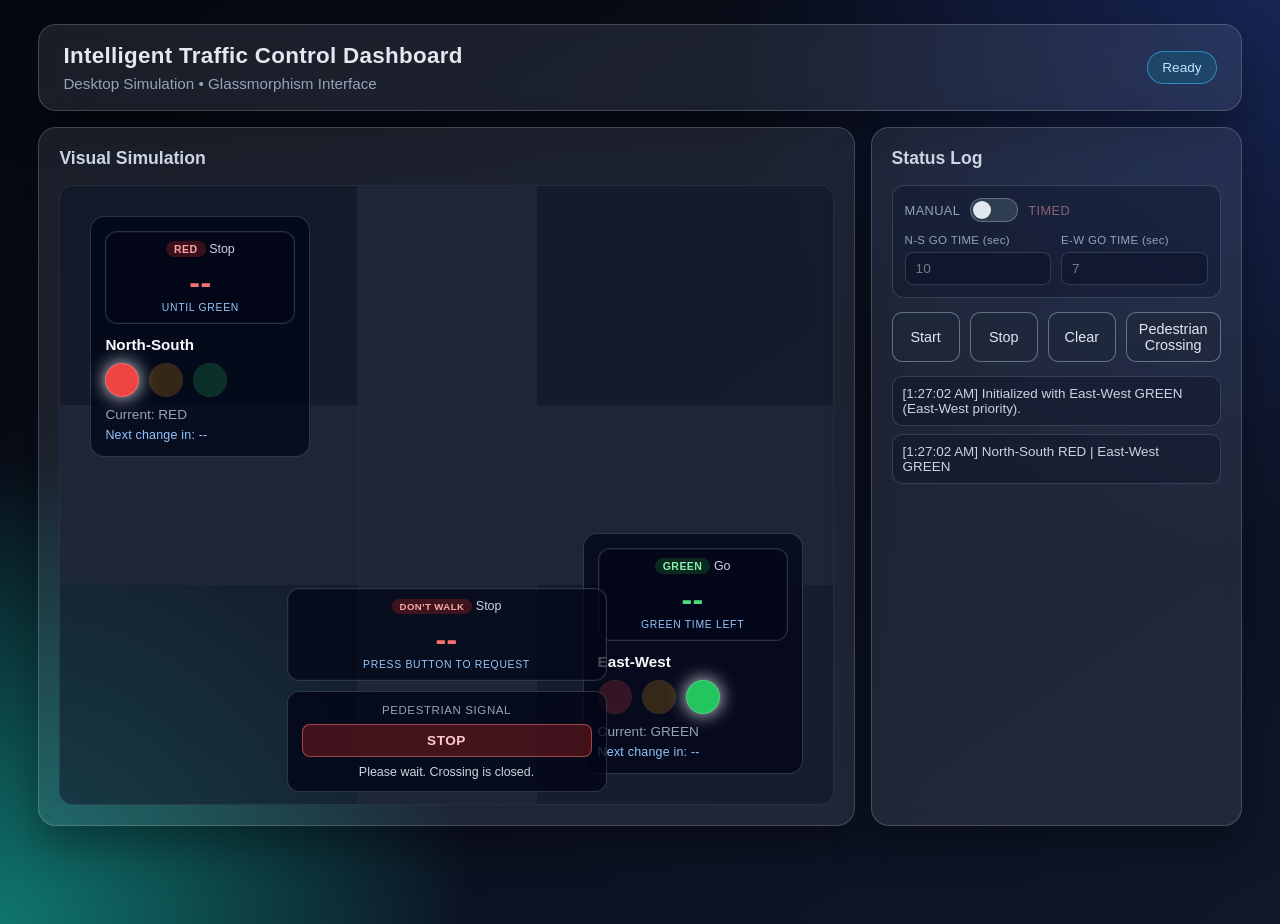
<file: intelligent-traffic-control/index.html>
<!DOCTYPE html>
<html lang="en">
<head>
  <meta charset="UTF-8" />
  <meta name="viewport" content="width=device-width, initial-scale=1.0" />
  <title>Intelligent Traffic Control Dashboard</title>
  <link rel="stylesheet" href="style.css" />
</head>
<body>
  <div class="app-shell">
    <header class="top-bar glass-panel">
      <div>
        <h1>Intelligent Traffic Control Dashboard</h1>
        <p>Desktop Simulation • Glassmorphism Interface</p>
      </div>
      <div class="system-pill" id="systemStatePill">Initializing...</div>
    </header>

    <main class="dashboard-grid">
      <section class="simulation glass-panel" aria-label="Visual Simulation">
        <h2>Visual Simulation</h2>

        <div class="intersection">
          <div class="road road-vertical"></div>
          <div class="road road-horizontal"></div>

          <div class="junction-card north-south-card">
            <article class="timer-card" id="nsTimerCard" data-state="red">
              <p class="timer-head"><span class="timer-badge" id="nsTimerBadge">RED</span> <span id="nsTimerAction">Stop</span></p>
              <p class="timer-value" id="nsTimerValue">--</p>
              <p class="timer-sub" id="nsTimerSub">UNTIL GREEN</p>
            </article>
            <h3>North-South</h3>
            <div class="light-stack" id="northSouthLights">
              <div class="light red" id="nsRed"></div>
              <div class="light yellow" id="nsYellow"></div>
              <div class="light green" id="nsGreen"></div>
            </div>
            <p class="phase-text" id="nsPhaseText">Current: RED</p>
            <p class="countdown-text" id="nsCountdownText">Next change in: --</p>
          </div>

          <div class="junction-card east-west-card">
            <article class="timer-card" id="ewTimerCard" data-state="green">
              <p class="timer-head"><span class="timer-badge" id="ewTimerBadge">GREEN</span> <span id="ewTimerAction">Go</span></p>
              <p class="timer-value" id="ewTimerValue">--</p>
              <p class="timer-sub" id="ewTimerSub">GREEN TIME LEFT</p>
            </article>
            <h3>East-West</h3>
            <div class="light-stack" id="eastWestLights">
              <div class="light red" id="ewRed"></div>
              <div class="light yellow" id="ewYellow"></div>
              <div class="light green" id="ewGreen"></div>
            </div>
            <p class="phase-text" id="ewPhaseText">Current: RED</p>
            <p class="countdown-text" id="ewCountdownText">Next change in: --</p>
          </div>

          <div class="pedestrian-stack">
            <article class="timer-card pedestrian-timer-card" id="pedTimerCard" data-state="red">
              <p class="timer-head"><span class="timer-badge" id="pedTimerBadge">DON'T WALK</span> <span id="pedTimerAction">Stop</span></p>
              <p class="timer-value" id="pedTimerValue">--</p>
              <p class="timer-sub" id="pedTimerSub">PRESS BUTTON TO REQUEST</p>
            </article>

            <div class="pedestrian-widget" aria-live="polite" aria-label="Pedestrian Signal">
              <p class="pedestrian-title">Pedestrian Signal</p>
              <div class="pedestrian-indicator stop" id="pedIndicator">STOP</div>
              <p class="pedestrian-hint" id="pedHintText">Please wait. Crossing is closed.</p>
            </div>
          </div>
        </div>
      </section>

      <aside class="status-log glass-panel" aria-label="Status Log">
        <h2>Status Log</h2>
        <section class="control-panel" aria-label="Simulation Controls">
          <div class="mode-row">
            <span class="mode-label">Manual</span>
            <label class="mode-switch" for="modeToggle">
              <input type="checkbox" id="modeToggle" aria-label="Timed mode" />
              <span class="slider" aria-hidden="true"></span>
            </label>
            <span class="mode-label timed" id="modeText">Timed</span>
          </div>

          <div class="timed-input-grid" id="timedInputs">
            <label>
              N-S GO TIME (sec)
              <input type="number" id="nsDurationInput" min="3" max="120" step="1" value="10" />
            </label>
            <label>
              E-W GO TIME (sec)
              <input type="number" id="ewDurationInput" min="3" max="120" step="1" value="7" />
            </label>
          </div>
        </section>

        <div class="controls">
          <button id="startBtn">Start</button>
          <button id="stopBtn">Stop</button>
          <button id="clearLogBtn" class="secondary-btn">Clear</button>
        </div>
        <ul id="logList"></ul>
      </aside>
    </main>
  </div>

  <script src="script.js" defer></script>
</body>
</html>
</file>
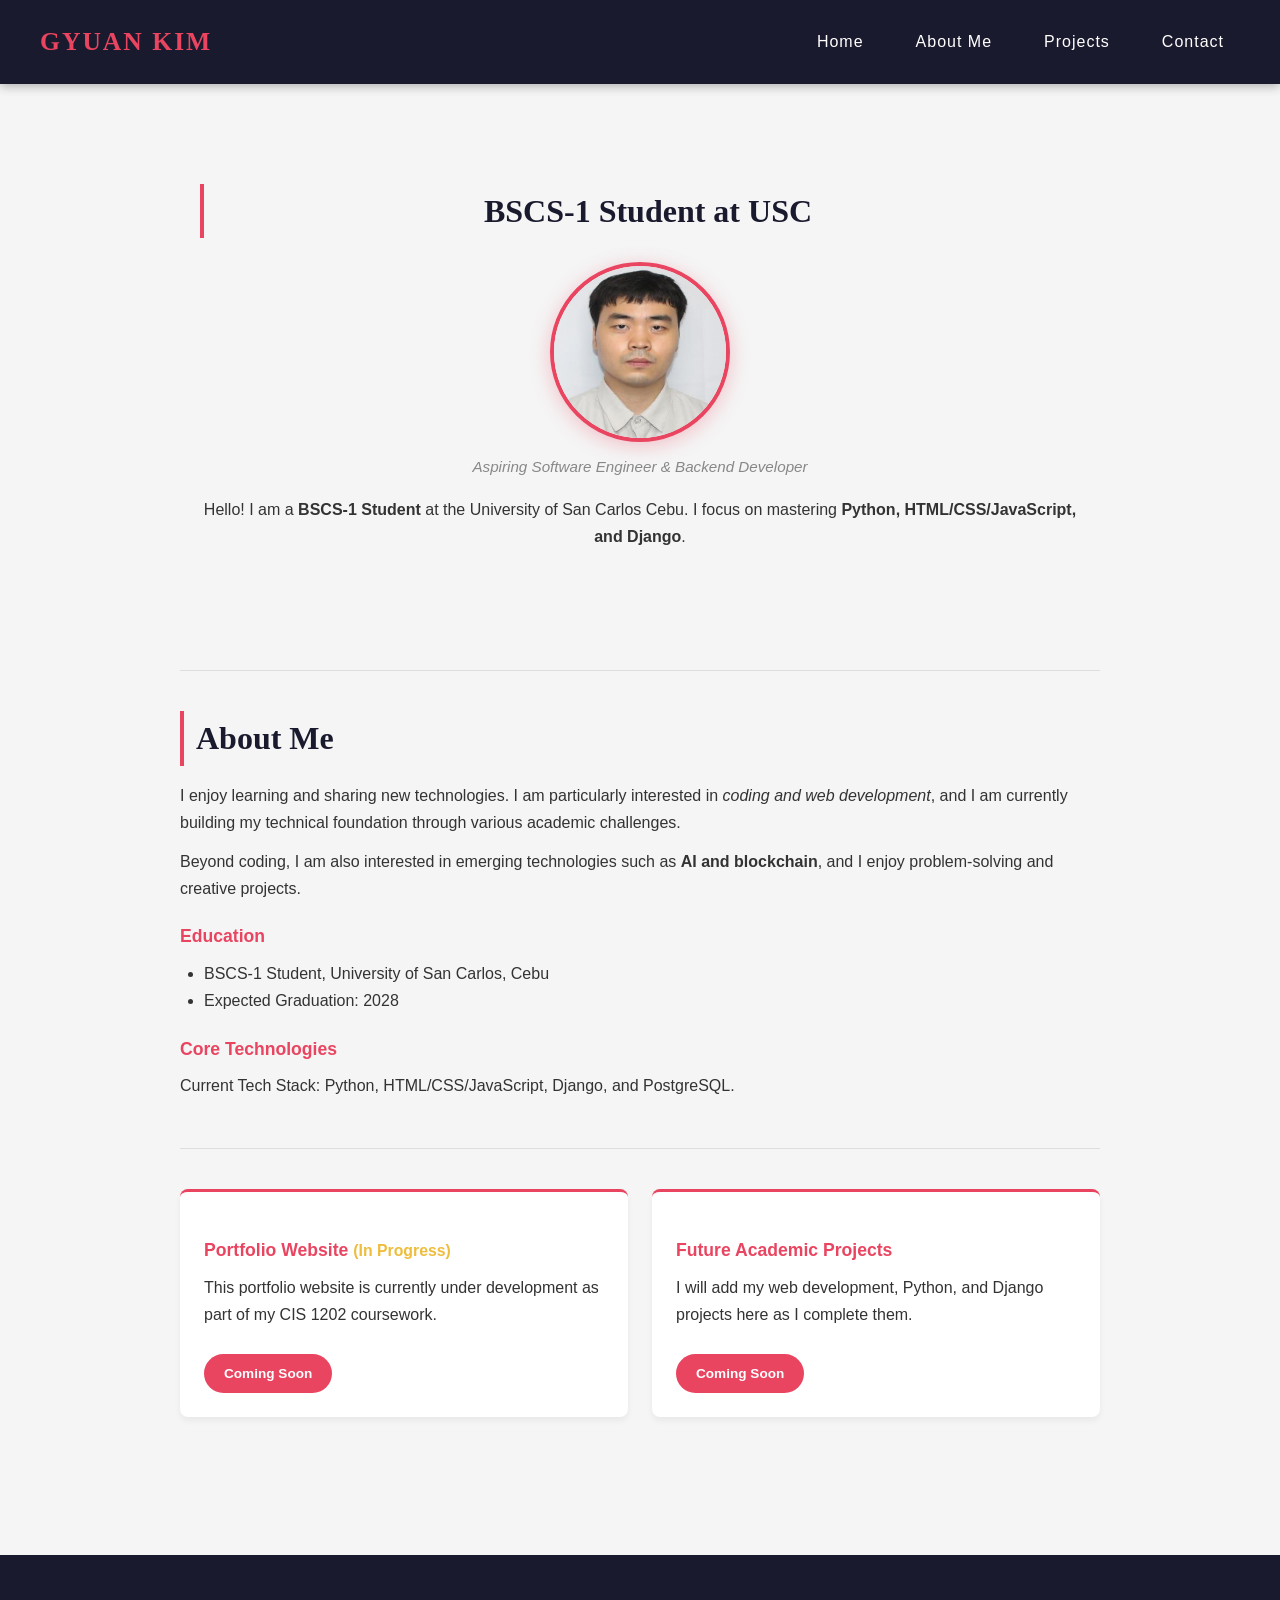
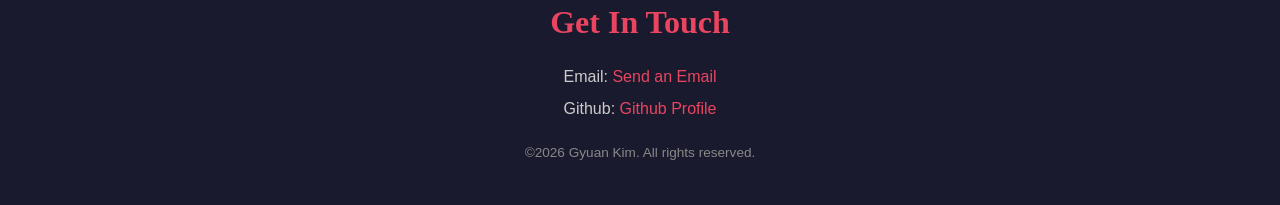
<file: Portfolio_CIS1202/portfolio/index.html>
<!DOCTYPE html>
<html lang="en">
<head>
    <meta charset="UTF-8">
    <meta name="viewport" content="width=device-width, initial-scale=1.0">
    <title>GYUAN KIM'S Portfolio</title>
</head>
    <link rel="stylesheet" href="style.css">
</head>
<body>
    <header>
        <h1>GYUAN KIM</h1>
        <nav>   
            <ul>
                <li><a href="#home">Home</a></li>
                <li><a href="#about">About Me</a></li>
                <li><a href="#projects">Projects</a></li>
                <li><a href="#contact">Contact</a></li>
            </ul>
        </nav>
    </header>

    <main>
        <section id="home">
            <h2>BSCS-1 Student at USC</h2>
            <figure>
                <img src="images/profile.jpg" alt="KIM'S profile picture" width="180">
                <figcaption>Aspiring Software Engineer & Backend Developer</figcaption>
            </figure>
            <p>Hello! I am a <strong>BSCS-1 Student</strong> at the University of San Carlos Cebu. I focus on mastering <strong>Python, HTML/CSS/JavaScript, and Django</strong>.</p>
        </section>

        <hr> 
        <article id="about">
            <h2>About Me</h2>
            <p>I enjoy learning and sharing new technologies. I am particularly interested in <em>coding and web development</em>, and I am currently building my technical foundation through various academic challenges.</p>
            <p>Beyond coding, I am also interested in emerging technologies such as <strong>AI and blockchain</strong>, and I enjoy problem-solving and creative projects.</p>

            <h3>Education</h3>
            <ul>
                <li>BSCS-1 Student, University of San Carlos, Cebu</li>
                <li>Expected Graduation: 2028</li>
            </ul>

            <h3>Core Technologies</h3>
            <p>Current Tech Stack: Python, HTML/CSS/JavaScript, Django, and PostgreSQL.</p>
        </article>

<hr>

<section id="projects">

    <div class="project-card">
        <h3>Portfolio Website <span style="font-size:0.9em; color:#eebd3d;">(In Progress)</span></h3>
        <p>This portfolio website is currently under development as part of my CIS 1202 coursework.</p>
        <a href="#" class="btn" tabindex="-1">Coming Soon</a>
    </div>

    <div class="project-card">
        <h3>Future Academic Projects</h3>
        <p>I will add my web development, Python, and Django projects here as I complete them.</p>
        <a href="#" class="btn" tabindex="-1">Coming Soon</a>
    </div>

</section>

    </main>
     
    <footer>
        <h2 id="contact">Get In Touch</h2>
        <address>
            Email: <a href="mailto:25102633@usc.edu.ph">Send an Email</a><br>
            Github: <a href="https://github.com/KoreanMango" target="_blank" rel="noopener noreferrer">Github Profile</a>
        </address>
        <p>©2026 Gyuan Kim. All rights reserved.</p>
    </footer>   

</body>
</html>
</file>
<file: intelligent-traffic-control/style.css>
:root {
  --bg-0: #060810;
  --bg-1: #0f172a;
  --panel: rgba(148, 163, 184, 0.14);
  --panel-border: rgba(255, 255, 255, 0.18);
  --text-main: #e2e8f0;
  --text-subtle: #94a3b8;
  --accent: #38bdf8;
  --danger: #ef4444;
  --warning: #f59e0b;
  --safe: #22c55e;
}

* {
  box-sizing: border-box;
}

body {
  margin: 0;
  min-height: 100vh;
  font-family: Inter, Segoe UI, Arial, sans-serif;
  color: var(--text-main);
  background: radial-gradient(circle at top right, #172554 0%, transparent 35%),
              radial-gradient(circle at bottom left, #0f766e 0%, transparent 30%),
              linear-gradient(145deg, var(--bg-0), var(--bg-1));
}

.app-shell {
  width: min(1400px, 94vw);
  margin: 24px auto;
  display: grid;
  gap: 16px;
}

.glass-panel {
  background: var(--panel);
  border: 1px solid var(--panel-border);
  border-radius: 18px;
  backdrop-filter: blur(10px);
  -webkit-backdrop-filter: blur(10px);
  box-shadow: 0 20px 40px rgba(0, 0, 0, 0.35);
}

.top-bar {
  padding: 18px 24px;
  display: flex;
  align-items: center;
  justify-content: space-between;
}

.top-bar h1 {
  margin: 0;
  font-size: 1.4rem;
  letter-spacing: 0.3px;
}

.top-bar p {
  margin: 6px 0 0;
  color: var(--text-subtle);
  font-size: 0.95rem;
}

.system-pill {
  padding: 8px 14px;
  border-radius: 999px;
  font-size: 0.85rem;
  border: 1px solid rgba(56, 189, 248, 0.6);
  color: #bae6fd;
  background: rgba(14, 116, 144, 0.3);
}

.dashboard-grid {
  display: grid;
  grid-template-columns: 2.2fr 1fr;
  gap: 16px;
}

.simulation,
.status-log {
  padding: 20px;
}

.simulation h2,
.status-log h2 {
  margin: 0 0 16px;
  font-size: 1.1rem;
  color: #cbd5e1;
}

.intersection {
  height: 620px;
  position: relative;
  border-radius: 14px;
  overflow: hidden;
  border: 1px solid rgba(255, 255, 255, 0.08);
  background: rgba(15, 23, 42, 0.55);
}

.timer-card {
  min-height: 92px;
  padding: 10px 12px;
  margin-bottom: 12px;
  border-radius: 12px;
  border: 1px solid rgba(148, 163, 184, 0.28);
  background: rgba(2, 6, 23, 0.72);
  box-shadow: inset 0 0 0 1px rgba(30, 41, 59, 0.35);
  text-align: center;
}

.timer-head {
  margin: 0;
  font-size: 0.78rem;
  color: #cbd5e1;
}

.timer-badge {
  padding: 2px 8px;
  border-radius: 999px;
  font-size: 0.66rem;
  letter-spacing: 0.45px;
  font-weight: 700;
}

.timer-value {
  margin: 10px 0 4px;
  font-size: 2rem;
  line-height: 1;
  font-weight: 700;
  letter-spacing: 0.4px;
}

.timer-sub {
  margin: 0;
  font-size: 0.65rem;
  letter-spacing: 0.7px;
  color: #93c5fd;
}

.timer-card[data-state="red"] .timer-badge {
  color: #fca5a5;
  background: rgba(127, 29, 29, 0.45);
}

.timer-card[data-state="red"] .timer-value {
  color: #f87171;
}

.timer-card[data-state="green"] .timer-badge {
  color: #86efac;
  background: rgba(20, 83, 45, 0.45);
}

.timer-card[data-state="green"] .timer-value {
  color: #4ade80;
}

.timer-card[data-state="yellow"] .timer-badge {
  color: #fde68a;
  background: rgba(120, 53, 15, 0.45);
}

.timer-card[data-state="yellow"] .timer-value {
  color: #fbbf24;
}

.pedestrian-timer-card {
  margin-bottom: 0;
  width: 100%;
}

.pedestrian-timer-card .timer-badge {
  font-size: 0.6rem;
}

.road {
  position: absolute;
  background: rgba(30, 41, 59, 0.9);
}

.road-vertical {
  width: 180px;
  height: 100%;
  left: 50%;
  top: 0;
  transform: translateX(-50%);
}

.road-horizontal {
  width: 100%;
  height: 180px;
  left: 0;
  top: 50%;
  transform: translateY(-50%);
}

.junction-card {
  position: absolute;
  width: 220px;
  padding: 14px;
  border-radius: 14px;
  background: rgba(2, 6, 23, 0.75);
  border: 1px solid rgba(148, 163, 184, 0.28);
}

.north-south-card {
  top: 30px;
  left: 30px;
}

.east-west-card {
  right: 30px;
  bottom: 30px;
}

.pedestrian-stack {
  position: absolute;
  left: 50%;
  bottom: 12px;
  transform: translateX(-50%);
  width: min(320px, calc(100% - 40px));
  display: flex;
  flex-direction: column;
  gap: 10px;
  z-index: 2;
}

.pedestrian-widget {
  padding: 12px 14px;
  border-radius: 12px;
  background: rgba(2, 6, 23, 0.78);
  border: 1px solid rgba(148, 163, 184, 0.28);
  text-align: center;
}

.pedestrian-title {
  margin: 0 0 8px;
  font-size: 0.72rem;
  letter-spacing: 0.6px;
  text-transform: uppercase;
  color: var(--text-subtle);
}

.pedestrian-indicator {
  width: 100%;
  padding: 8px 10px;
  border-radius: 8px;
  font-size: 0.85rem;
  letter-spacing: 0.5px;
  font-weight: 600;
  border: 1px solid transparent;
}

.pedestrian-indicator.stop {
  color: #fecaca;
  background: rgba(127, 29, 29, 0.5);
  border-color: rgba(248, 113, 113, 0.55);
}

.pedestrian-indicator.wait {
  color: #fde68a;
  background: rgba(120, 53, 15, 0.45);
  border-color: rgba(251, 191, 36, 0.55);
}

.pedestrian-indicator.walk {
  color: #bbf7d0;
  background: rgba(20, 83, 45, 0.52);
  border-color: rgba(74, 222, 128, 0.6);
}

.pedestrian-hint {
  margin: 8px 0 0;
  font-size: 0.78rem;
  color: #cbd5e1;
}

.junction-card h3 {
  margin: 0 0 10px;
  font-size: 0.95rem;
  color: #f8fafc;
}

.light-stack {
  display: flex;
  gap: 10px;
}

.light {
  width: 34px;
  height: 34px;
  border-radius: 50%;
  opacity: 0.2;
  border: 1px solid rgba(255, 255, 255, 0.2);
  transition: opacity 0.25s ease, box-shadow 0.25s ease;
}

.light.red {
  background: var(--danger);
}

.light.yellow {
  background: var(--warning);
}

.light.green {
  background: var(--safe);
}

.light.active {
  opacity: 1;
  box-shadow: 0 0 18px currentColor;
}

.phase-text {
  margin: 10px 0 0;
  color: var(--text-subtle);
  font-size: 0.85rem;
}

.countdown-text {
  margin: 6px 0 0;
  color: #93c5fd;
  font-size: 0.78rem;
  letter-spacing: 0.2px;
}

.controls {
  display: flex;
  gap: 10px;
  margin-bottom: 14px;
}

.control-panel {
  margin-bottom: 14px;
  padding: 12px;
  border-radius: 12px;
  border: 1px solid rgba(148, 163, 184, 0.25);
  background: rgba(15, 23, 42, 0.45);
}

.mode-row {
  display: flex;
  align-items: center;
  gap: 10px;
  margin-bottom: 12px;
}

.mode-label {
  font-size: 0.8rem;
  color: var(--text-subtle);
  letter-spacing: 0.4px;
  text-transform: uppercase;
}

.mode-label.timed {
  color: #fda4af;
}

.mode-switch {
  position: relative;
  width: 48px;
  height: 24px;
  display: inline-block;
}

.mode-switch input {
  opacity: 0;
  width: 0;
  height: 0;
}

.slider {
  position: absolute;
  inset: 0;
  cursor: pointer;
  border-radius: 999px;
  background: rgba(51, 65, 85, 0.9);
  border: 1px solid rgba(148, 163, 184, 0.5);
  transition: background 0.2s ease;
}

.slider::before {
  content: "";
  position: absolute;
  width: 18px;
  height: 18px;
  left: 2px;
  top: 2px;
  border-radius: 50%;
  background: #e2e8f0;
  transition: transform 0.2s ease;
}

.mode-switch input:checked + .slider {
  background: rgba(15, 118, 110, 0.65);
}

.mode-switch input:checked + .slider::before {
  transform: translateX(24px);
}

.timed-input-grid {
  display: grid;
  grid-template-columns: 1fr 1fr;
  gap: 10px;
}

.timed-input-grid label {
  display: grid;
  gap: 6px;
  font-size: 0.72rem;
  color: var(--text-subtle);
  letter-spacing: 0.3px;
}

.timed-input-grid input {
  width: 100%;
  border: 1px solid rgba(148, 163, 184, 0.5);
  background: rgba(2, 6, 23, 0.65);
  color: var(--text-main);
  padding: 8px 10px;
  border-radius: 8px;
  font-size: 0.85rem;
}

.timed-input-grid input:disabled {
  opacity: 0.45;
}

.controls button {
  flex: 1;
}

button {
  border: 1px solid rgba(148, 163, 184, 0.6);
  background: rgba(30, 41, 59, 0.7);
  color: var(--text-main);
  padding: 8px 12px;
  border-radius: 10px;
  cursor: pointer;
  font-size: 0.9rem;
}

button:hover {
  border-color: rgba(56, 189, 248, 0.8);
}

#logList {
  list-style: none;
  margin: 0;
  padding: 0;
  max-height: 560px;
  overflow-y: auto;
  display: grid;
  gap: 8px;
}

#logList li {
  padding: 9px 10px;
  border-radius: 10px;
  border: 1px solid rgba(148, 163, 184, 0.25);
  background: rgba(15, 23, 42, 0.5);
  color: #cbd5e1;
  font-size: 0.84rem;
}


/* --- For Mobile Screens --- */
@media (max-width: 768px) {
  /* Put boxes in one straight line (top and bottom) */
  .dashboard-grid { 
    grid-template-columns: 1fr !important;
    gap: 20px;
  }
  
  /* Make the outside space smaller */
  body {
    padding: 10px;
  }

  /* Keep the log box small and add a scrollbar */
  .status-log {
    max-height: 300px;
    overflow-y: auto;
  }

  .timed-input-grid {
    grid-template-columns: 1fr;
  }

  .timer-card {
    min-height: 80px;
    padding: 8px 10px;
    margin-bottom: 8px;
    font-size: 0.85rem;
  }

  .timer-value {
    font-size: 1.4rem;
  }

  .north-south-card,
  .east-west-card {
    position: static;
    width: auto;
    margin: 12px;
  }

  .intersection {
    height: auto;
    display: flex;
    flex-direction: column;
    padding-top: 0;
  }

  .pedestrian-stack {
    position: static;
    transform: none;
    width: auto;
    gap: 8px;
  }

  .pedestrian-widget {
    margin: 0;
  }

  .pedestrian-timer-card {
    margin-bottom: 0;
  }
}



.secondary-btn {
  margin-top: 0;
}
</file>
<file: Portfolio_CIS1202/portfolio/style.css>
/* ===========================
   CSS VARIABLES (Color Scheme)
   ===========================
   Using CSS variables for a consistent "Source of Truth" regarding colors.
   This allows for easy theme management and global updates.
*/
:root {
    --primary-color: #1a1a2e;
    --accent-color: #e94560;
    --background-color: #f5f5f5;
    --text-color: #333333;
    --card-bg: #ffffff;
    --nav-bg: #1a1a2e;
    --footer-bg: #1a1a2e;
    --border-radius: 8px;
    --transition: 0.3s ease;
    --font-heading: 'Georgia', serif;
    --font-body: 'Segoe UI', Tahoma, Geneva, Verdana, sans-serif;
}

/* ===========================
   DARK MODE THEME
   Implementing Dark Mode using class-based variable overriding.
*/
body.dark-mode {
    --background-color: #0f0f1a;
    --text-color: #e0e0e0;
    --card-bg: #1e1e30;
    --nav-bg: #0a0a15;
    --footer-bg: #0a0a15;
    --primary-color: #e94560;
}

/* ===========================
   RESET & BASE STYLES
   Applying box-sizing: border-box ensures padding and borders
   are included in the element's total width and height.
*/
* {
    margin: 0;
    padding: 0;
    box-sizing: border-box;
}

body {
    font-family: var(--font-body);
    background-color: var(--background-color);
    color: var(--text-color);
    transition: background-color var(--transition), color var(--transition);
    line-height: 1.7;
}

/* ===========================
   TYPOGRAPHY
   =========================== */
h2 {
    font-family: var(--font-heading);
    font-size: 2rem;
    color: var(--primary-color);
    border-left: 4px solid var(--accent-color);
    padding-left: 12px;
    margin-bottom: 16px;
    transition: color var(--transition);
}

body.dark-mode h2 {
    color: var(--accent-color);
}

h3 {
    font-size: 1.1rem;
    color: var(--accent-color);
    margin: 20px 0 8px;
}

p {
    margin-bottom: 12px;
}

hr {
    border: none;
    border-top: 1px solid #ddd;
    margin: 40px 0;
}

body.dark-mode hr {
    border-color: #333;
}

/* ===========================
   HEADER & NAV (Flexbox)
   =========================== */
header {
    background-color: var(--nav-bg);
    color: white;
    padding: 20px 40px;
    display: flex;
    justify-content: space-between;
    align-items: center;
    flex-wrap: wrap;
    gap: 16px;
    position: sticky;
    top: 0;
    z-index: 100;
    box-shadow: 0 2px 10px rgba(0,0,0,0.3);
}

header h1 {
    font-family: var(--font-heading);
    font-size: 1.6rem;
    letter-spacing: 2px;
    color: var(--accent-color);
}

/* BOX MODEL NOTE:
   Padding creates internal space between the link text and its border.
   'gap' on the flex container manages external spacing between items
   without needing messy margins on each item.
*/
nav ul {
    list-style-type:none;  /*    Challenge 1: Remove bullets    */
    display:flex;
    gap:20px;
}

nav ul li a {
    text-decoration: none;  /* Challenge 1: Remove underlines */
    color: #ffffff;
    padding: 8px 16px;
    border-radius: var(--border-radius);
    transition: background-color var(--transition);
    font-weight: 500;
    letter-spacing: 1px;
}

nav ul li a:hover {
    background-color: var(--accent-color);
}

/* ===========================
   DARK MODE TOGGLE BUTTON
   =========================== */
#dark-mode-btn {
    background-color: var(--accent-color);
    color: white;
    border: none;
    padding: 8px 16px;
    border-radius: 20px;
    cursor: pointer;
    font-size: 0.85rem;
    font-weight: 600;
    transition: opacity var(--transition);
    white-space: nowrap;
}

#dark-mode-btn:hover {
    opacity: 0.85;
}

/* ===========================
   MAIN CONTENT
   =========================== */
main {
    max-width: 960px;
    margin: 0 auto;
    padding: 40px 20px;
}

section, article {
    margin-bottom: 48px;
}

/* ===========================
   HERO SECTION & AVATAR
   =========================== */
#home {
    text-align: center;
    padding: 60px 20px;
}

/* Challenge 2: Circular Avatar
   For a perfect circle, the element must have a 1:1 aspect ratio.
   'object-fit: cover' prevents the image from being squashed or stretched.
*/
#home figure img {
    width: 180px;
    height: 180px;
    aspect-ratio: 1 / 1;
    border-radius: 50%;
    object-fit: cover;
    border: 4px solid var(--accent-color);
    display: block;
    margin: 24px auto 12px;
    box-shadow: 0 4px 20px rgba(233, 69, 96, 0.3);
    transition: transform var(--transition);
}

#home figure img:hover {
    transform: scale(1.05);
}

#home figcaption {
    font-style: italic;
    color: #888;
    margin-bottom: 16px;
    font-size: 0.95rem;
}

/* ===========================
   ABOUT SECTION
   =========================== */
#about ul {
    list-style-type: disc;
    padding-left: 24px;
    margin-bottom: 12px;
}

/* ===========================
   CHALLENGE 3: TABBED SKILLS
   ===========================
   Using 'display: none' to hide inactive content.
   DIFFERENCE:
   - 'display: none'       -> removes element from layout entirely (no blank gap)
   - 'visibility: hidden'  -> hides element but keeps its space in the layout
*/
.skills-tab-container {
    margin-top: 30px;
    text-align: left;
}

.tab-buttons {
    display: flex;
    gap: 10px;
    margin-bottom: 16px;
}

.tab-btn {
    padding: 8px 20px;
    border: 2px solid var(--accent-color);
    border-radius: 20px;
    background: transparent;
    color: var(--accent-color);
    cursor: pointer;
    font-weight: 600;
    transition: background-color var(--transition), color var(--transition);
}

.tab-btn.active,
.tab-btn:hover {
    background-color: var(--accent-color);
    color: white;
}

.tab-content {
    background: var(--card-bg);
    padding: 20px;
    border-radius: var(--border-radius);
    border: 1px solid rgba(0,0,0,0.1);
    transition: background-color var(--transition);
}

#soft-skills {
    display: none; /* Hidden by default */
}

.active-tab {
    display: block !important;
}

/* ===========================
   PROJECTS SECTION (CSS Grid)
   ===========================
   Using CSS Grid for a responsive 2D layout that adapts to screen size.
*/
#projects {
    display: grid;
    grid-template-columns: repeat(auto-fit, minmax(280px, 1fr));
    gap: 24px;
    margin-top: 20px;
}

.project-card {
    background-color: var(--card-bg);
    border-radius: var(--border-radius);
    padding: 24px;
    box-shadow: 0 4px 6px rgba(0,0,0,0.05);
    border-top: 3px solid var(--accent-color);
    transition: transform var(--transition), box-shadow var(--transition), background-color var(--transition);
}

.project-card:hover {
    transform: translateY(-5px);
    box-shadow: 0 8px 24px rgba(0,0,0,0.15);
}

.btn {
    display: inline-block;
    margin-top: 14px;
    padding: 8px 20px;
    background-color: var(--accent-color);
    color: white;
    text-decoration: none;
    border-radius: 20px;
    font-size: 0.85rem;
    font-weight: 600;
    transition: opacity var(--transition);
}

.btn:hover {
    opacity: 0.8;
}

/* ===========================
   FOOTER
   =========================== */
footer {
    background-color: var(--footer-bg);
    color: #ccc;
    text-align: center;
    padding: 40px 20px;
    margin-top: 50px;
    transition: background-color var(--transition);
}

footer h2 {
    color: var(--accent-color);
    border: none;
    padding: 0;
    margin-bottom: 12px;
}

footer address {
    font-style: normal;
    margin-bottom: 16px;
    line-height: 2;
}

footer a {
    color: var(--accent-color);
    text-decoration: none;
}

footer a:hover {
    text-decoration: underline;
}

footer p {
    font-size: 0.85rem;
    color: #888;
    margin: 0;
}
</file>
